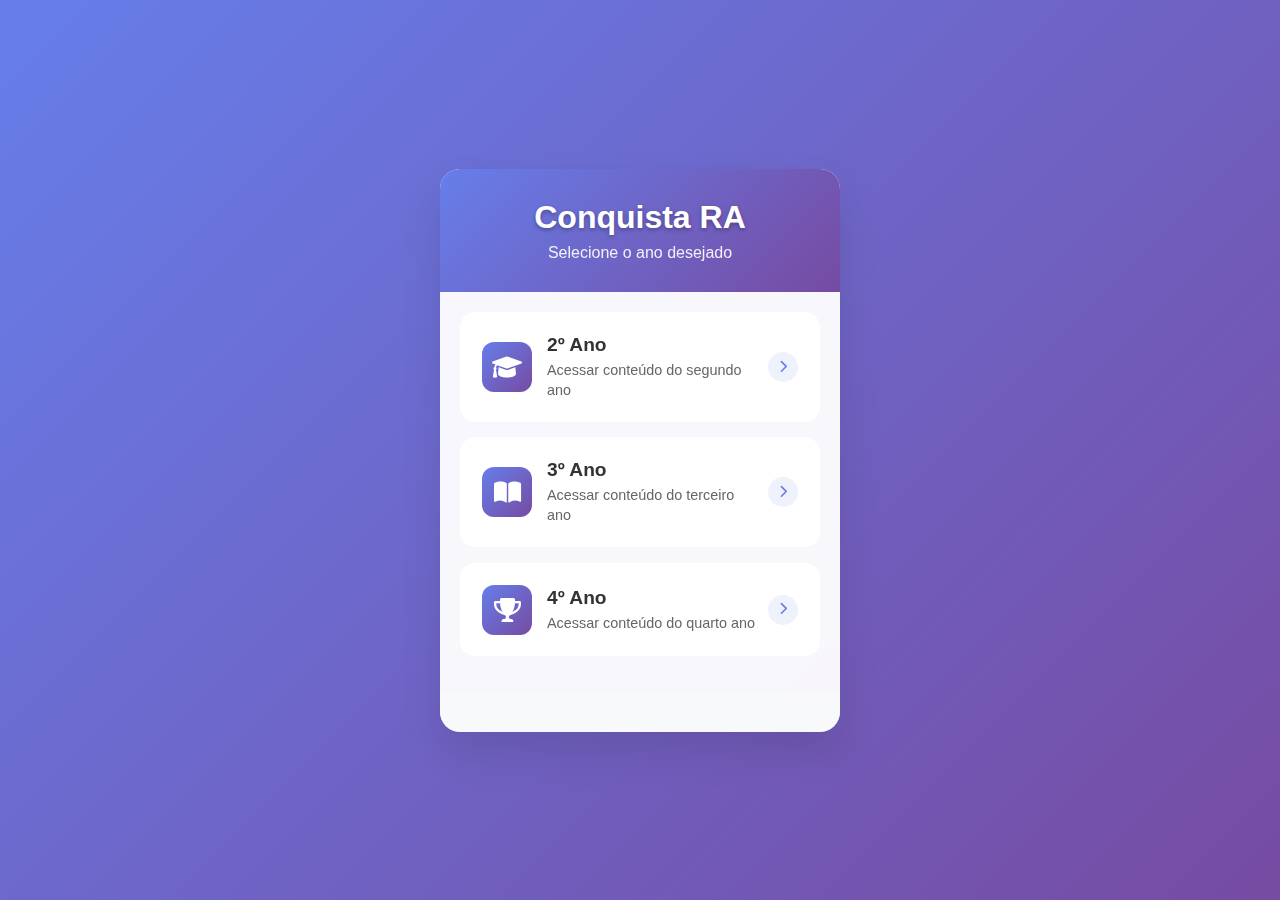
<file: public/menu/index.html>
<!DOCTYPE html>
<html lang="pt-BR">
<head>
    <meta charset="UTF-8">
    <meta name="viewport" content="width=device-width, initial-scale=1.0">
    <title>Menu Mobile - Conquista RA</title>
    <link rel="stylesheet" href="styles.css">
    <link href="https://cdnjs.cloudflare.com/ajax/libs/font-awesome/6.0.0/css/all.min.css" rel="stylesheet">
</head>
<body>
    <div class="container">
        <header class="header">
            <h1 class="title">Conquista RA</h1>
            <p class="subtitle">Selecione o ano desejado</p>
        </header>

        <nav class="menu">
            <div class="menu-item">
                <a href="https://conquista-ra.fly.dev/2-ano/" class="menu-link">
                    <div class="menu-icon">
                        <i class="fas fa-graduation-cap"></i>
                    </div>
                    <div class="menu-content">
                        <h3>2º Ano</h3>
                        <p>Acessar conteúdo do segundo ano</p>
                    </div>
                    <div class="menu-arrow">
                        <i class="fas fa-chevron-right"></i>
                    </div>
                </a>
            </div>

            <div class="menu-item">
                <a href="https://conquista-ra.fly.dev/3-ano/" class="menu-link">
                    <div class="menu-icon">
                        <i class="fas fa-book-open"></i>
                    </div>
                    <div class="menu-content">
                        <h3>3º Ano</h3>
                        <p>Acessar conteúdo do terceiro ano</p>
                    </div>
                    <div class="menu-arrow">
                        <i class="fas fa-chevron-right"></i>
                    </div>
                </a>
            </div>

            <div class="menu-item">
                <a href="https://conquista-ra.fly.dev/4-ano/" class="menu-link">
                    <div class="menu-icon">
                        <i class="fas fa-trophy"></i>
                    </div>
                    <div class="menu-content">
                        <h3>4º Ano</h3>
                        <p>Acessar conteúdo do quarto ano</p>
                    </div>
                    <div class="menu-arrow">
                        <i class="fas fa-chevron-right"></i>
                    </div>
                </a>
            </div>
        </nav>

        <footer class="footer">
           
        </footer>
    </div>

    <script src="script.js"></script>
</body>
</html>
</file>
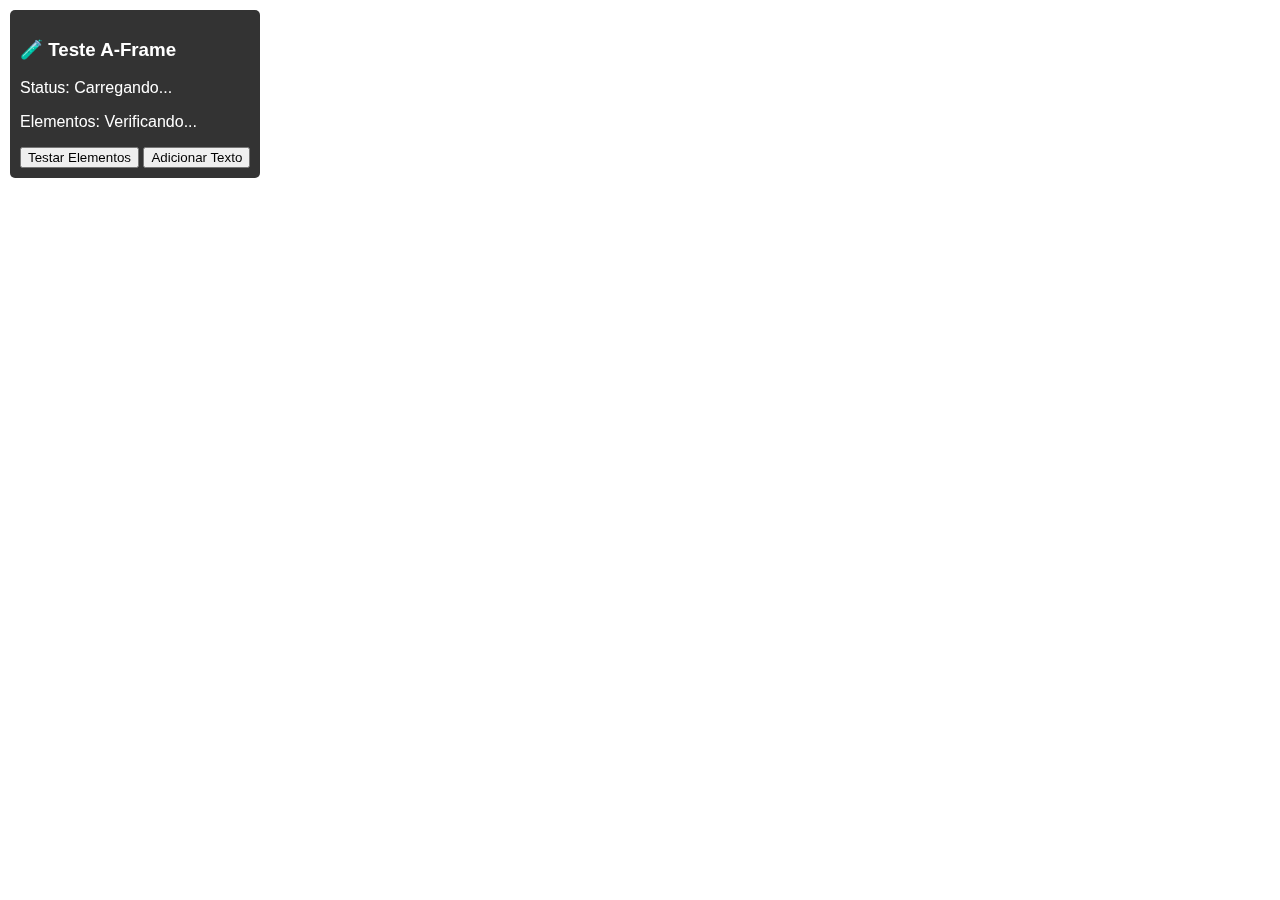
<file: public/1-ano/test-aframe.html>
<!DOCTYPE html>
<html lang="pt-BR">
<head>
    <meta charset="UTF-8">
    <meta name="viewport" content="width=device-width, initial-scale=1.0">
    <title>Teste A-Frame</title>
    <script src="https://aframe.io/releases/1.4.0/aframe.min.js"></script>
    <style>
        body { margin: 0; padding: 0; }
        #test-info {
            position: fixed;
            top: 10px;
            left: 10px;
            background: rgba(0,0,0,0.8);
            color: white;
            padding: 10px;
            border-radius: 5px;
            z-index: 1000;
            font-family: Arial, sans-serif;
        }
    </style>
</head>
<body>
    <div id="test-info">
        <h3>🧪 Teste A-Frame</h3>
        <p>Status: <span id="status">Carregando...</span></p>
        <p>Elementos: <span id="elements">Verificando...</span></p>
        <button onclick="testElements()">Testar Elementos</button>
        <button onclick="addText()">Adicionar Texto</button>
    </div>

    <a-scene id="main-scene" background="color: #000000">
        <a-camera id="main-camera" position="0 1.6 0">
            <a-cursor></a-cursor>
        </a-camera>
        
        <a-entity id="game-elements" position="0 0.8 -1"></a-entity>
        
        <!-- Elemento de teste -->
        <a-box position="0 0 -2" color="#FF0000" width="1" height="1" depth="1"></a-box>
    </a-scene>

    <script>
        let gameElements = null;
        
        // Aguardar A-Frame carregar
        document.addEventListener('DOMContentLoaded', () => {
            setTimeout(() => {
                gameElements = document.getElementById('game-elements');
                const status = document.getElementById('status');
                const elements = document.getElementById('elements');
                
                if (gameElements) {
                    status.textContent = '✅ A-Frame carregado';
                    elements.textContent = '✅ game-elements encontrado';
                    console.log('✅ A-Frame carregado com sucesso');
                } else {
                    status.textContent = '❌ game-elements não encontrado';
                    elements.textContent = '❌ Erro na inicialização';
                    console.error('❌ game-elements não encontrado');
                }
            }, 1000);
        });
        
        function testElements() {
            if (gameElements) {
                console.log('📍 Posição atual:', gameElements.getAttribute('position'));
                console.log('🔄 Rotação atual:', gameElements.getAttribute('rotation'));
                console.log('📝 Conteúdo HTML:', gameElements.innerHTML);
            }
        }
        
        function addText() {
            if (gameElements) {
                gameElements.innerHTML = `
                    <a-text 
                        value="TESTE A-FRAME FUNCIONANDO!"
                        position="0 0.5 0"
                        align="center"
                        width="3"
                        color="#FFFFFF"
                        font="kelsonsans">
                    </a-text>
                    
                    <a-sphere 
                        position="0 -0.5 0"
                        radius="0.3"
                        color="#00FF00">
                    </a-sphere>
                `;
                console.log('✨ Elementos adicionados com sucesso');
            }
        }
    </script>
</body>
</html>
</file>
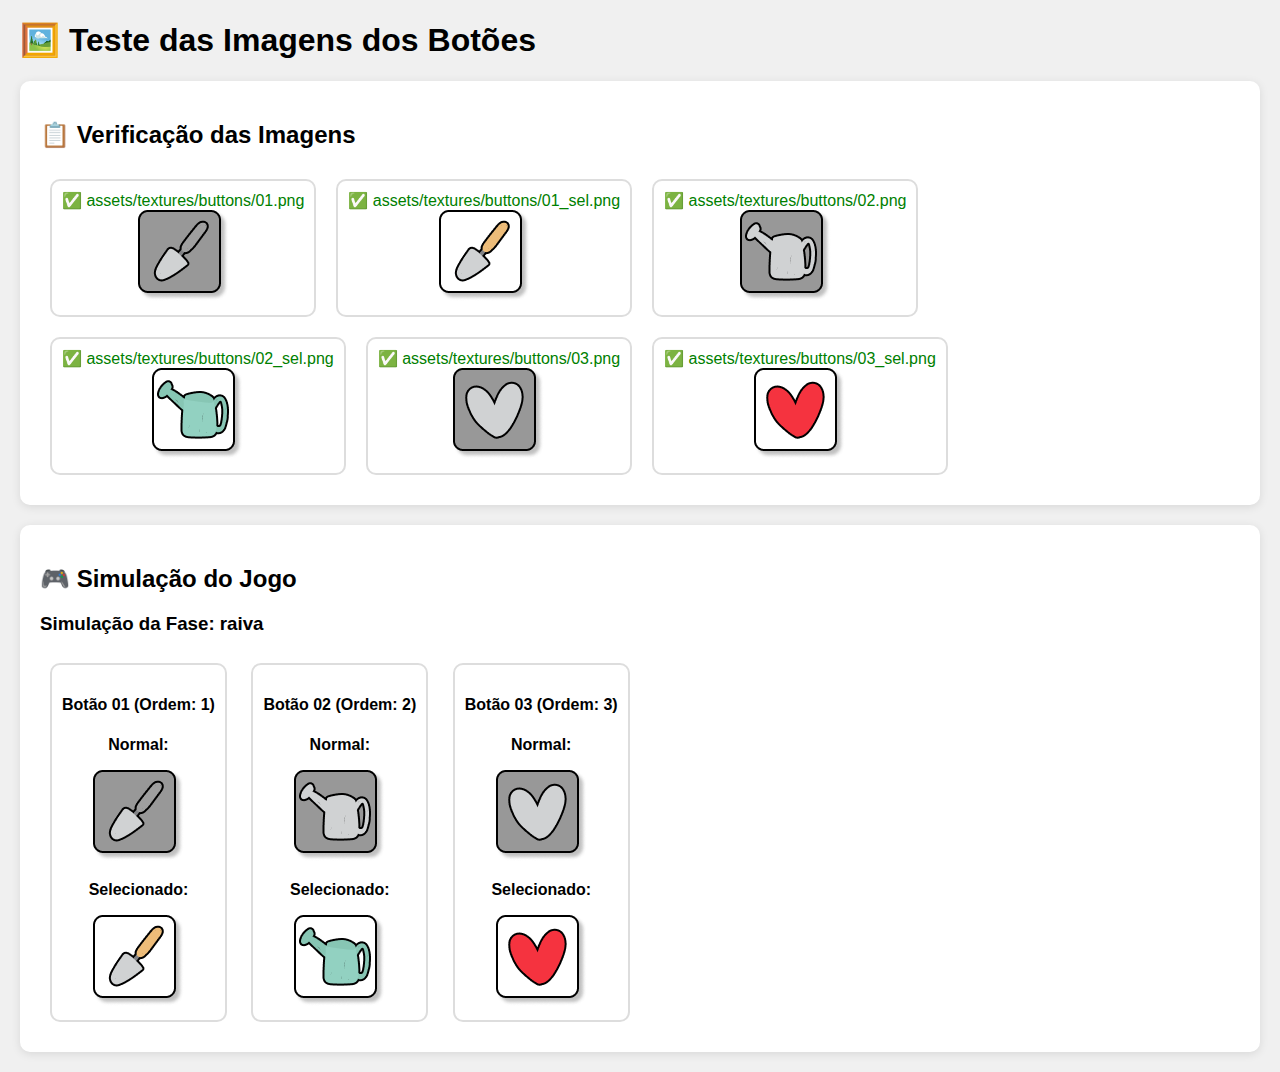
<file: public/1-ano/test-images.html>
<!DOCTYPE html>
<html lang="pt-BR">
<head>
    <meta charset="UTF-8">
    <meta name="viewport" content="width=device-width, initial-scale=1">
    <title>Teste das Imagens dos Botões</title>
    <style>
        body {
            font-family: Arial, sans-serif;
            margin: 20px;
            background: #f0f0f0;
        }
        .test-section {
            background: white;
            padding: 20px;
            margin: 20px 0;
            border-radius: 10px;
            box-shadow: 0 2px 10px rgba(0,0,0,0.1);
        }
        .image-test {
            display: inline-block;
            margin: 10px;
            padding: 10px;
            border: 2px solid #ddd;
            border-radius: 10px;
            text-align: center;
        }
        .success { color: green; }
        .error { color: red; }
        .info { color: blue; }
        img {
            max-width: 100px;
            max-height: 100px;
            object-fit: contain;
        }
    </style>
</head>
<body>
    <h1>🖼️ Teste das Imagens dos Botões</h1>
    
    <div class="test-section">
        <h2>📋 Verificação das Imagens</h2>
        <div id="image-check"></div>
    </div>
    
    <div class="test-section">
        <h2>🎮 Simulação do Jogo</h2>
        <div id="game-simulation"></div>
    </div>

    <script>
        // Teste 1: Verificar se as imagens carregam
        async function checkImages() {
            const images = [
                'assets/textures/buttons/01.png',
                'assets/textures/buttons/01_sel.png',
                'assets/textures/buttons/02.png',
                'assets/textures/buttons/02_sel.png',
                'assets/textures/buttons/03.png',
                'assets/textures/buttons/03_sel.png'
            ];
            
            const results = [];
            
            for (const imageUrl of images) {
                const img = new Image();
                img.onload = () => {
                    results.push(`<div class="image-test">
                        <span class="success">✅ ${imageUrl}</span><br>
                        <img src="${imageUrl}" alt="Teste">
                    </div>`);
                    updateResults();
                };
                img.onerror = () => {
                    results.push(`<div class="image-test">
                        <span class="error">❌ ${imageUrl}</span><br>
                        <div style="width:100px;height:100px;background:#f0f0f0;display:flex;align-items:center;justify-content:center;color:red;">Erro</div>
                    </div>`);
                    updateResults();
                };
                img.src = imageUrl;
            }
            
            function updateResults() {
                if (results.length === images.length) {
                    document.getElementById('image-check').innerHTML = results.join('');
                }
            }
        }
        
        // Teste 2: Simular o jogo
        async function simulateGame() {
            try {
                const response = await fetch('assets/data/data.json');
                const data = await response.json();
                
                if (data.fases && data.fases.length > 0) {
                    const fase = data.fases[0];
                    let html = '<h3>Simulação da Fase: ' + fase.nome + '</h3>';
                    
                    fase.botoes.forEach((botao, index) => {
                        html += `
                            <div class="image-test">
                                <h4>Botão ${botao.id} (Ordem: ${botao.ordem})</h4>
                                <p><strong>Normal:</strong></p>
                                <img src="${botao.url}" alt="Botão ${botao.id} normal">
                                <p><strong>Selecionado:</strong></p>
                                <img src="${botao.url_selected}" alt="Botão ${botao.id} selecionado">
                            </div>
                        `;
                    });
                    
                    document.getElementById('game-simulation').innerHTML = html;
                }
                
            } catch (error) {
                document.getElementById('game-simulation').innerHTML = 
                    `<span class="error">❌ Erro ao carregar dados: ${error.message}</span>`;
            }
        }
        
        // Executar testes
        window.addEventListener('load', () => {
            checkImages();
            simulateGame();
        });
    </script>
</body>
</html>
</file>
<file: public/menu/styles.css>
* {
    margin: 0;
    padding: 0;
    box-sizing: border-box;
}

body {
    font-family: 'Segoe UI', Tahoma, Geneva, Verdana, sans-serif;
    background: linear-gradient(135deg, #667eea 0%, #764ba2 100%);
    min-height: 100vh;
    display: flex;
    align-items: center;
    justify-content: center;
    padding: 20px;
}

.container {
    width: 100%;
    max-width: 400px;
    background: rgba(255, 255, 255, 0.95);
    border-radius: 20px;
    box-shadow: 0 20px 40px rgba(0, 0, 0, 0.1);
    backdrop-filter: blur(10px);
    overflow: hidden;
}

.header {
    text-align: center;
    padding: 30px 20px;
    background: linear-gradient(135deg, #667eea 0%, #764ba2 100%);
    color: white;
}

.title {
    font-size: 2rem;
    font-weight: 700;
    margin-bottom: 8px;
    text-shadow: 0 2px 4px rgba(0, 0, 0, 0.3);
}

.subtitle {
    font-size: 1rem;
    opacity: 0.9;
    font-weight: 300;
}

.menu {
    padding: 20px;
}

.menu-item {
    margin-bottom: 15px;
    border-radius: 15px;
    overflow: hidden;
    transition: all 0.3s ease;
}

.menu-item:hover {
    transform: translateY(-2px);
    box-shadow: 0 10px 25px rgba(0, 0, 0, 0.15);
}

.menu-link {
    display: flex;
    align-items: center;
    padding: 20px;
    background: white;
    text-decoration: none;
    color: #333;
    border-radius: 15px;
    border: 2px solid transparent;
    transition: all 0.3s ease;
    position: relative;
    overflow: hidden;
}

.menu-link::before {
    content: '';
    position: absolute;
    top: 0;
    left: -100%;
    width: 100%;
    height: 100%;
    background: linear-gradient(90deg, transparent, rgba(255, 255, 255, 0.4), transparent);
    transition: left 0.5s;
}

.menu-link:hover::before {
    left: 100%;
}

.menu-link:hover {
    border-color: #667eea;
    background: linear-gradient(135deg, #f8f9ff 0%, #e8ecff 100%);
}

.menu-icon {
    width: 50px;
    height: 50px;
    background: linear-gradient(135deg, #667eea 0%, #764ba2 100%);
    border-radius: 12px;
    display: flex;
    align-items: center;
    justify-content: center;
    margin-right: 15px;
    flex-shrink: 0;
}

.menu-icon i {
    font-size: 1.5rem;
    color: white;
}

.menu-content {
    flex: 1;
}

.menu-content h3 {
    font-size: 1.2rem;
    font-weight: 600;
    margin-bottom: 4px;
    color: #333;
}

.menu-content p {
    font-size: 0.9rem;
    color: #666;
    line-height: 1.4;
}

.menu-arrow {
    width: 30px;
    height: 30px;
    background: rgba(102, 126, 234, 0.1);
    border-radius: 50%;
    display: flex;
    align-items: center;
    justify-content: center;
    margin-left: 10px;
    transition: all 0.3s ease;
}

.menu-arrow i {
    font-size: 0.8rem;
    color: #667eea;
    transition: transform 0.3s ease;
}

.menu-link:hover .menu-arrow {
    background: #667eea;
}

.menu-link:hover .menu-arrow i {
    color: white;
    transform: translateX(2px);
}

.footer {
    text-align: center;
    padding: 20px;
    background: #f8f9fa;
    color: #666;
    font-size: 0.8rem;
}

/* Responsividade */
@media (max-width: 480px) {
    .container {
        margin: 10px;
        border-radius: 15px;
    }
    
    .header {
        padding: 25px 15px;
    }
    
    .title {
        font-size: 1.8rem;
    }
    
    .menu {
        padding: 15px;
    }
    
    .menu-link {
        padding: 15px;
    }
    
    .menu-icon {
        width: 45px;
        height: 45px;
        margin-right: 12px;
    }
    
    .menu-icon i {
        font-size: 1.3rem;
    }
    
    .menu-content h3 {
        font-size: 1.1rem;
    }
    
    .menu-content p {
        font-size: 0.85rem;
    }
}

/* Animações de entrada */
@keyframes fadeInUp {
    from {
        opacity: 0;
        transform: translateY(30px);
    }
    to {
        opacity: 1;
        transform: translateY(0);
    }
}

.menu-item {
    animation: fadeInUp 0.6s ease forwards;
}

.menu-item:nth-child(1) {
    animation-delay: 0.1s;
}

.menu-item:nth-child(2) {
    animation-delay: 0.2s;
}

.menu-item:nth-child(3) {
    animation-delay: 0.3s;
}

/* Efeito de loading */
.loading {
    opacity: 0.7;
    pointer-events: none;
}

.loading::after {
    content: '';
    position: absolute;
    top: 50%;
    left: 50%;
    width: 20px;
    height: 20px;
    margin: -10px 0 0 -10px;
    border: 2px solid #667eea;
    border-top: 2px solid transparent;
    border-radius: 50%;
    animation: spin 1s linear infinite;
}

@keyframes spin {
    0% { transform: rotate(0deg); }
    100% { transform: rotate(360deg); }
}
</file>
